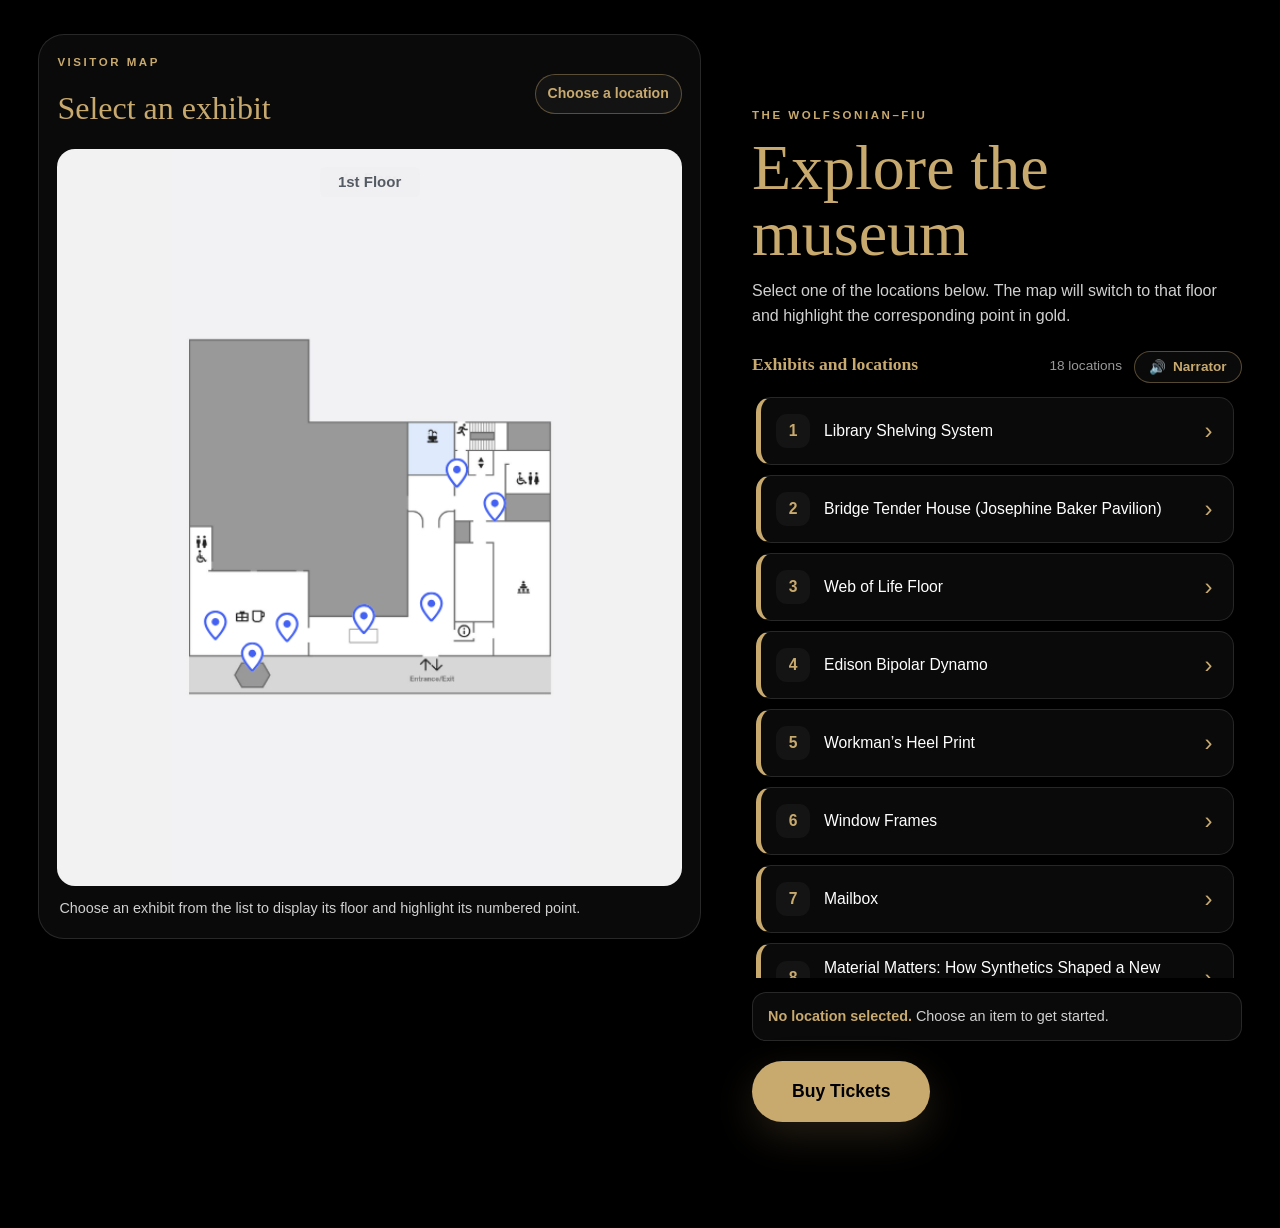
<file: main file/MuseumApp/index.html>
<!DOCTYPE html>
<html lang="en">
<head>
    <meta charset="UTF-8">
    <meta name="viewport" content="width=device-width, initial-scale=1.0">
    <meta http-equiv="Content-Security-Policy"
          content="default-src 'self'; script-src 'self'; style-src 'self' 'unsafe-inline'; img-src 'self' data:; connect-src 'none'; object-src 'none'; base-uri 'none'; form-action 'self'">
    <meta name="referrer" content="no-referrer">
    <title>Wolfsonian Museum Map</title>
    <link rel="stylesheet" href="styles.css">

    <!-- Interactive floor map adapted from github.com/joshwatt2004/UI -->
    <style>
        .page {
            display: grid;
            grid-template-columns: minmax(0, 1.15fr) minmax(320px, 0.85fr);
            align-items: start;
            gap: clamp(24px, 4vw, 56px);
            width: min(1440px, 94%);
            margin: 34px auto;
        }

        .map-panel {
            min-width: 0;
            background: var(--paper);
            border: 1px solid var(--line);
            border-radius: var(--radius-lg);
            padding: 18px;
            box-shadow: var(--shadow);
        }

        .map-heading {
            display: flex;
            align-items: center;
            justify-content: space-between;
            gap: 12px;
            margin: 0 0 14px;
        }

        .map-heading h2 {
            margin: 0;
            font-size: clamp(1.4rem, 2.5vw, 2rem);
            font-weight: normal;
        }

        .floor-pill {
            flex: none;
            border-radius: 999px;
            background: var(--sky);
            color: var(--gold);
            border: 1px solid var(--blue-light);
            padding: 7px 12px;
            font-size: 0.88rem;
            font-weight: 700;
        }

        /* The floor plan images are light, so the stage keeps their light grey backing */
        .map-stage {
            position: relative;
            width: 100%;
            overflow: hidden;
            border-radius: var(--radius);
            background: #f1f1f3;
            border: 1px solid var(--line);
        }

        .map-image {
            display: block;
            width: 100%;
            height: auto;
        }

        /* Covers the original printed floor title and shows the selected floor. */
        .map-floor-label {
            position: absolute;
            top: 2.3%;
            left: 50%;
            transform: translateX(-50%);
            min-width: 100px;
            padding: 3px 8px;
            border-radius: 5px;
            background: rgba(241, 241, 243, 0.96);
            color: #555b64;
            text-align: center;
            font-size: clamp(10px, 1.3vw, 15px);
            font-weight: 700;
            z-index: 2;
            pointer-events: none;
        }

        /* Gold ping */
        .location-marker {
            position: absolute;
            z-index: 5;
            width: 25px;
            height: 25px;
            padding: 0;
            transform: translate(-50%, -50%);
            border-radius: 50%;
            border: 3px solid var(--gold-deep);
            background: var(--gold);
            animation: pingAnimation 1.5s infinite;
            pointer-events: none;
        }

        @keyframes pingAnimation {
            0% { box-shadow: 0 0 0 5px rgba(200, 169, 110, 0.32), 0 0 0 0 rgba(200, 169, 110, 0.7); }
            70% { box-shadow: 0 0 0 7px rgba(200, 169, 110, 0.18), 0 0 0 18px rgba(200, 169, 110, 0); }
            100% { box-shadow: 0 0 0 5px rgba(200, 169, 110, 0.12), 0 0 0 0 rgba(200, 169, 110, 0); }
        }

        .map-caption {
            color: var(--muted);
            font-size: 0.9rem;
            margin: 12px 2px 0;
            line-height: 1.5;
        }

        .controls {
            min-width: 0;
        }

        .controls h1 {
            margin: 5px 0 12px;
            font-family: var(--font-serif);
            color: var(--navy);
            font-size: clamp(2.6rem, 5vw, 4.4rem);
            font-weight: normal;
            line-height: 1.03;
        }

        .intro {
            color: var(--muted);
            margin: 0 0 22px;
            line-height: 1.55;
        }

        .selection-heading {
            display: flex;
            justify-content: space-between;
            align-items: baseline;
            gap: 10px;
            margin: 0 0 10px;
        }

        .selection-heading h2 {
            margin: 0;
            font-size: 1.1rem;
        }

        .selection-count {
            color: var(--dim);
            font-size: .85rem;
        }

        .selection-meta {
            display: flex;
            align-items: center;
            gap: 12px;
        }

        .narrator-button {
            display: inline-flex;
            align-items: center;
            gap: 7px;
            padding: 7px 14px;
            border-radius: 999px;
            border: 1px solid var(--blue-light);
            background: var(--sky);
            color: var(--gold);
            font-family: inherit;
            font-size: .85rem;
            font-weight: 700;
            cursor: pointer;
            transition: background-color .2s ease, color .2s ease;
        }

        .narrator-button:hover,
        .narrator-button[aria-pressed="true"] {
            background: var(--gold);
            color: #000;
        }

        .narrator-button:disabled {
            opacity: .5;
            cursor: not-allowed;
        }

        /* Option currently being read aloud by the narrator */
        .location-button.is-narrating {
            border-color: var(--gold);
            box-shadow: 0 0 0 2px var(--gold);
            background: rgba(200, 169, 110, 0.12);
        }

        .location-list {
            display: flex;
            flex-direction: column;
            gap: 10px;
            max-height: min(65vh, 590px);
            overflow-y: auto;
            padding: 4px 8px 4px 4px;
            scrollbar-color: var(--gold-deep) var(--paper);
            scrollbar-width: thin;
        }

        .location-button {
            display: grid;
            grid-template-columns: 36px minmax(0, 1fr) 18px;
            align-items: center;
            gap: 12px;
            width: 100%;
            min-height: 68px;
            padding: 13px 15px;
            text-align: left;
            background: var(--paper);
            color: var(--ink);
            border: 1px solid var(--line);
            border-left: 5px solid var(--gold);
            border-radius: 15px;
            font-family: inherit;
            font-size: 0.98rem;
            line-height: 1.35;
            cursor: pointer;
            transition: background-color .2s ease, transform .2s ease, border-color .2s ease;
        }

        .location-button:hover {
            background: var(--sky);
            transform: translateY(-2px);
        }

        .location-button[aria-pressed="true"] {
            background: rgba(200, 169, 110, 0.08);
            border-color: var(--blue-light);
            border-left-color: var(--gold);
        }

        .location-number {
            display: grid;
            place-items: center;
            width: 34px;
            height: 34px;
            border-radius: 11px;
            background: var(--sky);
            color: var(--gold);
            font-weight: 700;
        }

        .location-button[aria-pressed="true"] .location-number {
            background: var(--gold);
            color: #000;
        }

        .chevron {
            color: var(--gold);
            font-size: 1.5rem;
            line-height: 1;
            text-align: center;
        }

        .selection-status {
            margin: 14px 0 0;
            padding: 13px 15px;
            border: 1px solid var(--line);
            border-radius: 14px;
            background: var(--sky);
            color: var(--muted);
            font-size: .9rem;
            line-height: 1.5;
        }

        .selection-status strong { color: var(--gold); }

        .checkout-link {
            margin-top: 20px;
            padding: 16px 40px;
            font-size: 1.1rem;
        }

        @media (max-width: 850px) {
            .page {
                grid-template-columns: 1fr;
                width: min(650px, 94%);
                gap: 28px;
                margin: 20px auto 34px;
            }

            .controls { grid-row: 1; }
            .controls h1 { font-size: clamp(2.6rem, 10vw, 3.7rem); }
            .location-list { max-height: 360px; }
            .map-panel { grid-row: 2; }
            .map-floor-label { font-size: 12px; }
        }

        @media (prefers-reduced-motion: reduce) {
            .location-marker { animation: none; }
            .location-button { transition: none; }
        }
    </style>
</head>

<body>
    <main class="page">
        <section class="map-panel" aria-label="Museum floor map">
            <div class="map-heading">
                <div>
                    <p class="eyebrow">Visitor map</p>
                    <h2 id="mapTitle">Select an exhibit</h2>
                </div>
                <span class="floor-pill" id="floorPill">Choose a location</span>
            </div>

            <div class="map-stage" id="mapStage">
                <img id="mapImage" class="map-image" src="maps/floor-1.png"
                     alt="Wolfsonian museum first floor map">
                <div id="mapFloorLabel" class="map-floor-label">1st Floor</div>
                <div id="locationMarker" class="location-marker"
                     role="img" aria-label="Selected exhibit location"
                     hidden></div>
            </div>

            <p class="map-caption" id="mapCaption">
                Choose an exhibit from the list to display its floor and highlight its numbered point.
            </p>
        </section>

        <section class="controls" aria-label="Exhibit selection">
            <p class="eyebrow">The Wolfsonian–FIU</p>
            <h1>Explore the<br>museum</h1>
            <p class="intro">
                Select one of the locations below. The map will switch to that floor
                and highlight the corresponding point in gold.
            </p>

            <div class="selection-heading">
                <h2>Exhibits and locations</h2>
                <div class="selection-meta">
                    <span class="selection-count" id="selectionCount"></span>
                    <button type="button" class="narrator-button" id="narratorButton"
                            aria-pressed="false" aria-label="Read the options aloud">
                        <span aria-hidden="true">🔊</span>
                        <span id="narratorLabel">Narrator</span>
                    </button>
                </div>
            </div>

            <div class="location-list" id="locationList" aria-label="Scrollable list of locations">
                <!-- Buttons are created from the location list in JavaScript. -->
            </div>

            <p class="selection-status" id="selectionStatus" aria-live="polite">
                <strong>No location selected.</strong> Choose an item to get started.
            </p>

            <a href="checkout.html" class="btn btn-sun checkout-link">Buy Tickets</a>
        </section>
    </main>

    <script src="map.js"></script>
</body>
</html>
</file>
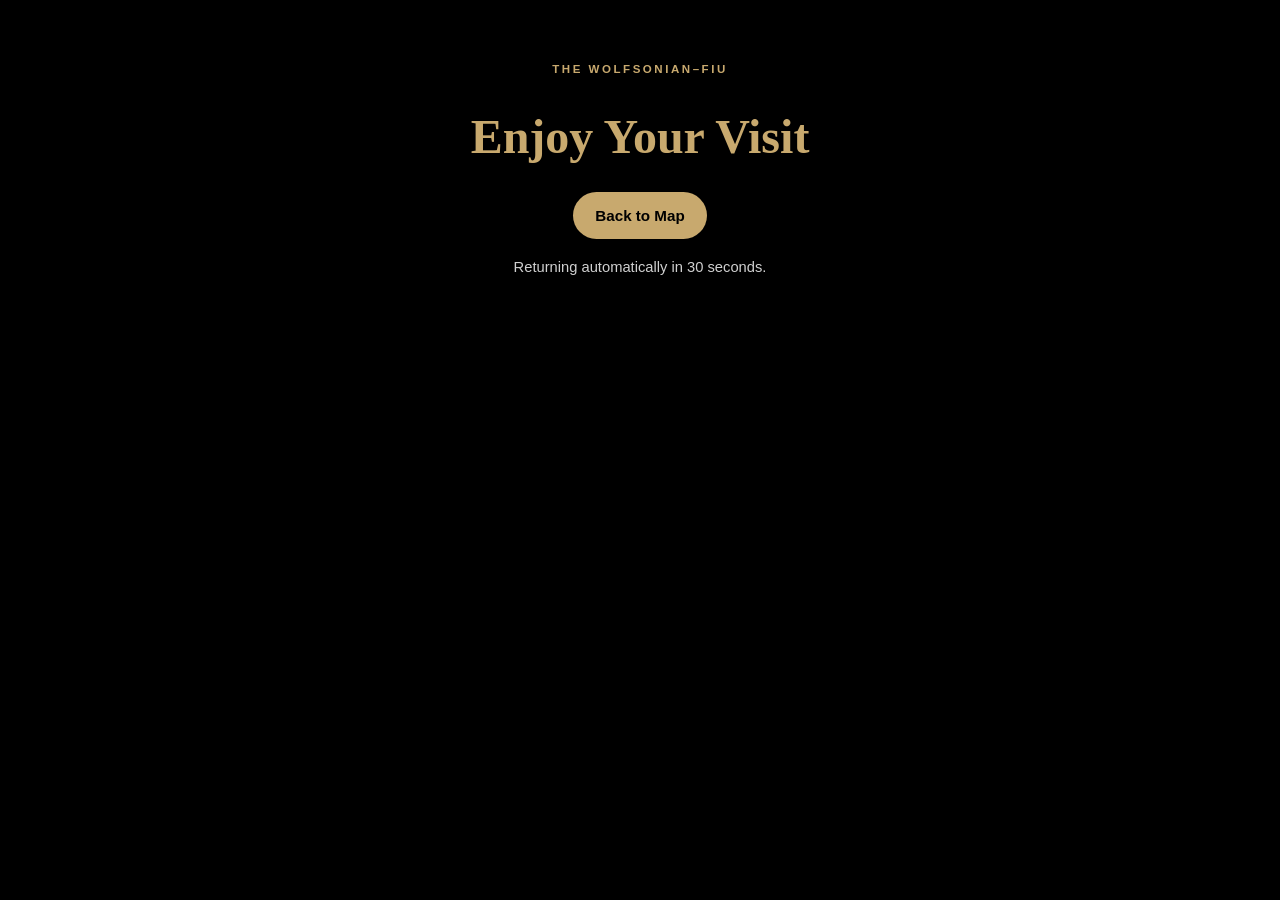
<file: main file/MuseumApp/recomendation.html>
<!DOCTYPE html>
<html lang="en">
<head>
  <meta charset="UTF-8" />
  <meta name="viewport" content="width=device-width, initial-scale=1.0" />
  <meta http-equiv="Content-Security-Policy"
        content="default-src 'self'; script-src 'self'; style-src 'self' 'unsafe-inline'; img-src 'self' data:; connect-src 'none'; object-src 'none'; base-uri 'none'; form-action 'self'" />
  <meta name="referrer" content="no-referrer" />
  <title>Wolfsonian Area Recomendation</title>
  <meta name="description" content="What Wolfsonian Area Would Be Best For You." />
  <link rel="icon" href="favicon.svg" type="image/svg+xml" />
  <link rel="canonical" href="https://Wolfsonianrecomend.com/" />
  <meta property="og:type" content="website" />
  <meta property="og:site_name" content="Wolfsonian Area Recomendation" />
  <meta property="og:title" content="Wolfsonian Area Recomendation" />
  <meta property="og:description" content="What Wolfsonian Area Would Be Best For You." />
  <meta property="og:url" content="https://Wolfsonianrecomend.com/" />
  <meta property="og:image" content="https://Wolfsonianrecomend.com/og-image.png" />
  <meta http-equiv="refresh" content="30; url=index.html" />
  <link rel="stylesheet" href="styles.css" />
</head>
<body>

  <main class="page-hero">
    <p class="eyebrow">THE WOLFSONIAN–FIU</p>
    <h1>Enjoy Your Visit</h1>
    <div id="result" class="recommendation-result"></div>
    <p><a href="index.html" class="btn">Back to Map</a></p>
    <p class="return-note">Returning automatically in 30 seconds.</p>
  </main>

  <script src="questionnaire.js"></script>
  <script src="recommendation.js"></script>

</body>


</html>
</file>
<file: main file/MuseumApp/styles.css>
:root {
  /* Palette matched to labs.wolfsonian.org/medals-3d — black, white, warm gold */
  --bg: #000000;
  --fg: #ffffff;
  --dim: #999999;
  --navy: #c8a96e;        /* headings + primary accents (gold) */
  --navy-deep: #000000;
  --blue: #c8a96e;        /* links, labels */
  --blue-light: rgba(200, 169, 110, 0.4);
  --gold: #c8a96e;
  --gold-deep: #b39255;
  --sky: rgba(255, 255, 255, 0.04);  /* subtle surface wash */
  --cream: #050505;
  --paper: #0a0a0a;       /* card surface */
  --ink: #ffffff;
  --muted: #d0d0d0;
  --line: rgba(255, 255, 255, 0.12);
  --radius: 18px;
  --radius-lg: 26px;
  --shadow: 0 12px 34px rgba(0, 0, 0, 0.6);
  --shadow-gold: 0 14px 40px rgba(200, 169, 110, 0.18);
  --shadow-blue: 0 14px 40px rgba(200, 169, 110, 0.12);
  --font-serif: "Iowan Old Style", "Palatino Linotype", Palatino, Georgia, serif;
  --font-sans: -apple-system, BlinkMacSystemFont, "Segoe UI", Roboto, Helvetica, Arial, sans-serif;
}

* { box-sizing: border-box; }

html { scroll-behavior: smooth; }

body {
  margin: 0;
  font-family: var(--font-sans);
  color: var(--ink);
  background: var(--bg);
  line-height: 1.65;
  -webkit-font-smoothing: antialiased;
}

a { color: var(--blue); text-decoration: none; }
a:hover { text-decoration: underline; }

.container {
  width: 100%;
  max-width: 1080px;
  margin: 0 auto;
  padding: 0 24px;
}

/* ---------- Header / nav ---------- */
.site-header {
  position: sticky;
  top: 0;
  z-index: 20;
  background: rgba(0, 0, 0, 0.92);
  backdrop-filter: saturate(160%) blur(8px);
  border-bottom: 1px solid var(--line);
}
.nav {
  display: flex;
  align-items: center;
  justify-content: space-between;
  height: 72px;
}
.brand {
  display: flex;
  align-items: center;
  gap: 12px;
}
.brand .mark { width: 38px; height: 38px; flex: none; }
.brand .wordmark { font-family: var(--font-serif); font-size: 1.35rem; letter-spacing: 0.14em; color: var(--navy); font-weight: 700; }
.brand .wordmark span { display: block; font-family: var(--font-sans); font-size: 0.6rem; letter-spacing: 0.28em; color: var(--muted); font-weight: 600; margin-top: 2px; }
.nav-links { display: flex; align-items: center; gap: 28px; }
.nav-links a { color: var(--ink); font-weight: 500; font-size: 0.95rem; }
.nav-links a:hover { color: var(--blue); text-decoration: none; }
.btn {
  display: inline-block;
  background: var(--navy);
  color: #000 !important;
  padding: 11px 22px;
  border-radius: 999px;
  font-weight: 600;
  font-size: 0.95rem;
  transition: background 0.2s ease, transform 0.2s ease;
}
.btn:hover { background: #d9bf8a; text-decoration: none; transform: translateY(-1px); }
.btn-ghost {
  background: transparent;
  color: var(--navy) !important;
  border: 1.5px solid var(--navy);
}
.btn-ghost:hover { background: var(--navy); color: #000 !important; }
.btn-sun { background: var(--gold); color: var(--navy-deep) !important; box-shadow: var(--shadow-gold); }
.btn-sun:hover { background: var(--gold-deep); color: var(--navy-deep) !important; }

/* ---------- Hero ---------- */
.hero {
  background:
    radial-gradient(900px 420px at 15% -80px, rgba(200,169,110,0.10), transparent 70%),
    radial-gradient(1000px 480px at 85% -60px, rgba(255,255,255,0.04), transparent 70%),
    var(--cream);
  border-bottom: 1px solid var(--line);
  padding: 84px 0 92px;
  text-align: center;
}
.hero .sun { width: 64px; height: 64px; margin: 0 auto 26px; display: block; }
.hero h1 {
  font-family: var(--font-serif);
  color: var(--navy);
  font-size: clamp(2.2rem, 5vw, 3.4rem);
  line-height: 1.1;
  margin: 0 0 18px;
}
.hero .tagline { font-style: italic; color: var(--blue); font-size: 1.25rem; margin: 0 0 14px; }
.hero p.lead { max-width: 620px; margin: 0 auto 32px; color: var(--muted); font-size: 1.1rem; }
.hero .cta { display: flex; gap: 14px; justify-content: center; flex-wrap: wrap; }

/* ---------- Sections ---------- */
section { padding: 72px 0; }
.section-label { text-transform: uppercase; letter-spacing: 0.22em; font-size: 0.72rem; color: var(--blue); font-weight: 700; margin: 0 0 10px; }
h2 { font-family: var(--font-serif); color: var(--navy); font-size: clamp(1.7rem, 3.5vw, 2.3rem); margin: 0 0 18px; }
.section-intro { max-width: 640px; color: var(--muted); font-size: 1.08rem; }

.grid { display: grid; gap: 24px; margin-top: 40px; }
.grid-3 { grid-template-columns: repeat(3, 1fr); }

.card {
  background: var(--paper);
  border: 1px solid var(--line);
  border-radius: var(--radius-lg);
  padding: 32px 28px;
  box-shadow: var(--shadow);
  transition: transform 0.22s ease, box-shadow 0.22s ease;
}
.card:hover { transform: translateY(-5px); box-shadow: var(--shadow-blue); }
.card .icon {
  width: 50px; height: 50px;
  border-radius: 16px;
  background: rgba(200,169,110,0.08);
  display: flex; align-items: center; justify-content: center;
  margin-bottom: 18px;
}
/* playful per-card icon tints — blue & sunny gold */
.card:nth-child(1) .icon { background: rgba(200,169,110,0.08); }
.card:nth-child(2) .icon { background: rgba(200,169,110,0.14); }
.card:nth-child(2) .icon svg { stroke: var(--gold-deep); }
.card:nth-child(3) .icon { background: rgba(200,169,110,0.08); }
.card h3 { font-family: var(--font-serif); color: var(--navy); font-size: 1.25rem; margin: 0 0 10px; }
.card p { color: var(--muted); margin: 0; font-size: 0.98rem; }

/* ---------- Alt section ---------- */
.alt {
  background: linear-gradient(180deg, #050505, #000);
  border-top: 1px solid var(--line);
  border-bottom: 1px solid var(--line);
}

/* ---------- About ---------- */
.about-grid { display: grid; grid-template-columns: 0.9fr 1.4fr; gap: 48px; align-items: start; }
.portrait {
  position: relative;
  border-radius: var(--radius-lg);
  aspect-ratio: 4 / 5;
  overflow: hidden;
  background: linear-gradient(160deg, var(--blue), var(--navy));
  box-shadow: var(--shadow-blue);
  border: 1px solid var(--line);
  outline: 1px solid var(--line);
}
.portrait img {
  position: absolute; inset: 0;
  width: 100%; height: 100%;
  object-fit: cover;
  object-position: center 25%;
}
.portrait .caption {
  position: absolute; left: 0; right: 0; bottom: 0;
  padding: 30px 24px 22px;
  color: #fff;
  background: linear-gradient(to top, rgba(0,0,0,0.85), transparent);
}
.portrait .name { font-family: var(--font-serif); font-size: 1.5rem; }
.portrait .role { font-size: 0.9rem; opacity: 0.92; letter-spacing: 0.04em; }
/* little sun accent on the portrait */
.portrait::after {
  content: "";
  position: absolute; top: 16px; right: 16px;
  width: 26px; height: 26px;
  background: radial-gradient(circle, var(--gold) 30%, transparent 32%),
    conic-gradient(from 0deg, transparent 0 12deg, var(--gold) 12deg 18deg, transparent 18deg 30deg);
  border-radius: 50%;
  opacity: 0.9;
}
.prose p { color: var(--ink); margin: 0 0 18px; }
.prose h3 { font-family: var(--font-serif); color: var(--navy); margin: 28px 0 10px; }
.cred-list { list-style: none; padding: 0; margin: 0; display: grid; gap: 10px; }
.cred-list li { padding-left: 26px; position: relative; color: var(--muted); }
.cred-list li::before { content: "✦"; position: absolute; left: 0; color: var(--blue); }

/* ---------- CTA band ---------- */
.cta-band { background: #050505; border-top: 1px solid var(--line); border-bottom: 1px solid var(--line); color: #fff; text-align: center; }
.cta-band h2 { color: var(--gold); }
.cta-band p { color: rgba(255,255,255,0.8); max-width: 560px; margin: 0 auto 28px; }
.cta-band .btn { background: var(--gold); color: #000 !important; }
.cta-band .btn:hover { background: #d9bf8a; }

/* ---------- Contact form ---------- */
.contact-form {
  max-width: 560px;
  margin: 36px auto 0;
  text-align: left;
}
.contact-form .row { display: grid; grid-template-columns: 1fr 1fr; gap: 16px; }
.field { margin-bottom: 16px; }
.field label { display: block; font-size: 0.85rem; font-weight: 600; color: #fff; margin-bottom: 6px; letter-spacing: 0.02em; }
.field input,
.field textarea {
  width: 100%;
  padding: 12px 14px;
  border-radius: 10px;
  border: 1px solid rgba(255,255,255,0.25);
  background: rgba(255,255,255,0.08);
  color: #fff;
  font-family: inherit;
  font-size: 0.97rem;
}
.field input::placeholder,
.field textarea::placeholder { color: rgba(255,255,255,0.55); }
.field input:focus,
.field textarea:focus { outline: none; border-color: #fff; background: rgba(255,255,255,0.14); }
.field textarea { resize: vertical; min-height: 120px; }
.contact-form .btn { width: 100%; border: none; cursor: pointer; font-size: 1rem; margin-top: 6px; }
.form-note { font-size: 0.82rem; color: rgba(255,255,255,0.6); text-align: center; margin: 14px 0 0; }

/* ---------- Footer ---------- */
.site-footer { background: var(--bg); border-top: 1px solid var(--line); color: rgba(255,255,255,0.75); padding: 48px 0 36px; font-size: 0.92rem; }
.footer-top { display: flex; justify-content: space-between; gap: 32px; flex-wrap: wrap; padding-bottom: 28px; border-bottom: 1px solid rgba(255,255,255,0.12); }
.site-footer a { color: rgba(255,255,255,0.85); }
.site-footer .brand .wordmark { color: #fff; }
.site-footer .brand .wordmark span { color: rgba(255,255,255,0.6); }
.footer-col h4 { color: #fff; font-size: 0.95rem; margin: 0 0 12px; }
.footer-col a { display: block; margin-bottom: 8px; }
.footer-bottom { padding-top: 22px; opacity: 0.7; font-size: 0.85rem; }

/* ---------- Header scroll state + active link ---------- */
.site-header { transition: box-shadow 0.25s ease, background 0.25s ease; }
.site-header.scrolled { box-shadow: 0 6px 22px rgba(0,0,0,0.6); background: rgba(10,10,10,0.97); }
.nav-links a.active { color: var(--blue); }
.nav-links a.active::after {
  content: ""; display: block; height: 2px; border-radius: 2px;
  background: var(--gold); margin-top: 4px;
}

/* ---------- Hamburger toggle ---------- */
.nav-toggle {
  display: none;
  width: 44px; height: 44px;
  border: none; background: transparent; cursor: pointer;
  padding: 10px; border-radius: 10px;
}
.nav-toggle span {
  display: block; height: 2.5px; width: 100%;
  background: var(--fg); border-radius: 2px;
  transition: transform 0.25s ease, opacity 0.2s ease;
}
.nav-toggle span + span { margin-top: 5px; }
.nav-toggle.is-open span:nth-child(1) { transform: translateY(7.5px) rotate(45deg); }
.nav-toggle.is-open span:nth-child(2) { opacity: 0; }
.nav-toggle.is-open span:nth-child(3) { transform: translateY(-7.5px) rotate(-45deg); }

/* ---------- Scroll reveal ---------- */
.reveal { opacity: 0; transform: translateY(24px); transition: opacity 0.6s ease, transform 0.6s ease; }
.reveal.in { opacity: 1; transform: none; }
.reveal.d1 { transition-delay: 0.08s; }
.reveal.d2 { transition-delay: 0.16s; }
.reveal.d3 { transition-delay: 0.24s; }
@media (prefers-reduced-motion: reduce) {
  .reveal { opacity: 1; transform: none; transition: none; }
}

/* ---------- Stats strip ---------- */
.stats { background: #050505; border-top: 1px solid var(--line); border-bottom: 1px solid var(--line); color: #fff; }
.stats .grid { grid-template-columns: repeat(3, 1fr); gap: 24px; margin: 0; text-align: center; }
.stat .num { font-family: var(--font-serif); font-size: clamp(2rem, 5vw, 2.8rem); color: var(--gold); line-height: 1; }
.stat .label { color: rgba(255,255,255,0.82); margin-top: 8px; font-size: 0.98rem; }

/* ---------- Process / how it works ---------- */
.steps { display: grid; grid-template-columns: repeat(3, 1fr); gap: 24px; margin-top: 40px; counter-reset: step; }
.step {
  position: relative; background: var(--paper); border: 1px solid var(--line);
  border-radius: var(--radius-lg); padding: 34px 26px 28px; box-shadow: var(--shadow);
}
.step .step-num {
  position: absolute; top: -18px; left: 26px;
  width: 40px; height: 40px; border-radius: 50%;
  background: var(--gold); color: var(--navy-deep);
  display: flex; align-items: center; justify-content: center;
  font-family: var(--font-serif); font-weight: 700; font-size: 1.15rem;
  box-shadow: var(--shadow-gold);
}
.step h3 { font-family: var(--font-serif); color: var(--navy); font-size: 1.2rem; margin: 8px 0 8px; }
.step p { color: var(--muted); margin: 0; font-size: 0.97rem; }

/* ---------- Meet Ibis band ---------- */
.meet { background: linear-gradient(180deg, #050505, #000); border-top: 1px solid var(--line); border-bottom: 1px solid var(--line); }
.meet-grid { display: grid; grid-template-columns: 320px 1fr; gap: 48px; align-items: center; }
.meet .photo {
  position: relative; border-radius: var(--radius-lg); overflow: hidden;
  aspect-ratio: 4/5; border: 1px solid var(--line);
  box-shadow: var(--shadow-blue); outline: 1px solid var(--line);
}
.meet .photo img { width: 100%; height: 100%; object-fit: cover; object-position: center 22%; display: block; }
.meet h2 { margin-top: 6px; }
.meet .sig { font-family: var(--font-serif); font-style: italic; color: var(--blue); font-size: 1.2rem; margin-top: 18px; }

/* ---------- Testimonial ---------- */
.quote { text-align: center; }
.quote blockquote {
  font-family: var(--font-serif); font-size: clamp(1.3rem, 3vw, 1.9rem);
  color: var(--navy); line-height: 1.4; max-width: 760px; margin: 0 auto; position: relative;
}
.quote blockquote::before { content: "\201C"; color: var(--gold); font-size: 3.4rem; line-height: 0; vertical-align: -0.4em; margin-right: 6px; }
.quote .cite { color: var(--muted); margin-top: 22px; font-size: 0.98rem; }

/* ---------- Services detail list ---------- */
.service-row { display: grid; grid-template-columns: 64px 1fr; gap: 22px; padding: 30px 0; border-bottom: 1px solid var(--line); }
.service-row:last-child { border-bottom: none; }
.service-row .s-icon {
  width: 64px; height: 64px; border-radius: 18px;
  background: rgba(200,169,110,0.08); display: flex; align-items: center; justify-content: center;
}
.service-row:nth-child(even) .s-icon { background: rgba(200,169,110,0.14); }
.service-row:nth-child(even) .s-icon svg { stroke: var(--gold-deep); }
.service-row h3 { font-family: var(--font-serif); color: var(--navy); font-size: 1.35rem; margin: 4px 0 8px; }
.service-row p { color: var(--muted); margin: 0; }

/* ---------- FAQ accordion ---------- */
.faq { max-width: 760px; margin: 40px auto 0; }
.faq-item { border: 1px solid var(--line); border-radius: var(--radius); margin-bottom: 14px; background: var(--paper); overflow: hidden; box-shadow: var(--shadow); }
.faq-q {
  width: 100%; text-align: left; background: none; border: none; cursor: pointer;
  padding: 20px 22px; font-size: 1.05rem; font-weight: 600; color: var(--navy);
  display: flex; justify-content: space-between; align-items: center; gap: 16px; font-family: inherit;
}
.faq-q .plus { flex: none; width: 24px; height: 24px; position: relative; transition: transform 0.3s ease; }
.faq-q .plus::before, .faq-q .plus::after { content: ""; position: absolute; background: var(--gold-deep); border-radius: 2px; }
.faq-q .plus::before { top: 11px; left: 3px; right: 3px; height: 2.5px; }
.faq-q .plus::after { left: 11px; top: 3px; bottom: 3px; width: 2.5px; transition: transform 0.3s ease; }
.faq-item.open .faq-q .plus::after { transform: scaleY(0); }
.faq-a { max-height: 0; overflow: hidden; transition: max-height 0.35s ease; }
.faq-a-inner { padding: 0 22px 20px; color: var(--muted); }
.faq-item.open .faq-a { max-height: 320px; }

/* ---------- Form success ---------- */
.form-success { text-align: center; padding: 20px 0; }
.form-success .check {
  width: 64px; height: 64px; border-radius: 50%; margin: 0 auto 18px;
  background: var(--gold); color: var(--navy-deep);
  display: flex; align-items: center; justify-content: center; font-size: 2rem; font-weight: 700;
}
.form-success h3 { color: #fff; font-family: var(--font-serif); margin: 0 0 8px; }
.form-success p { color: rgba(255,255,255,0.8); margin: 0; }

/* ---------- Booking embed ---------- */
.booking-embed {
  background: var(--paper);
  border: 1px solid var(--line);
  border-radius: var(--radius-lg);
  box-shadow: var(--shadow);
  padding: 10px;
  overflow: hidden;
  max-width: 480px;          /* keeps Google's widget as a tidy centered column */
  margin: 0 auto;
}
.booking-embed iframe { display: block; width: 100%; border: 0; border-radius: 12px; min-height: 760px; }
.book-note { text-align: center; color: var(--muted); margin: 22px auto 0; max-width: 560px; }

/* ---------- Page hero (interior pages) ---------- */
.page-hero { padding: 60px 0 44px; text-align: center; }
.page-hero h1 { margin-bottom: 10px; }
.page-hero .lead { max-width: 640px; margin-left: auto; margin-right: auto; }

/* ---------- Responsive ---------- */
@media (max-width: 860px) {
  .grid-3 { grid-template-columns: 1fr; }
  .about-grid { grid-template-columns: 1fr; }
  .portrait { max-width: 340px; }
  .steps { grid-template-columns: 1fr; gap: 34px; }
  .stats .grid { grid-template-columns: 1fr; gap: 28px; }
  .meet-grid { grid-template-columns: 1fr; gap: 28px; }
  .meet .photo { max-width: 300px; }

  /* mobile nav */
  .nav-toggle { display: block; }
  .nav-links {
    position: absolute; top: 72px; left: 0; right: 0;
    flex-direction: column; align-items: stretch; gap: 0;
    background: rgba(0,0,0,0.97); border-bottom: 1px solid var(--line);
    box-shadow: 0 12px 24px rgba(0,0,0,0.6);
    padding: 8px 16px 18px;
    max-height: 0; overflow: hidden; opacity: 0; pointer-events: none;
    transition: max-height 0.3s ease, opacity 0.25s ease;
  }
  .nav-links.open { max-height: 420px; opacity: 1; pointer-events: auto; }
  .nav-links a { padding: 14px 6px; border-bottom: 1px solid var(--line); }
  .nav-links a.active::after { display: inline-block; width: 22px; }
  .nav-links a.btn { text-align: center; margin-top: 14px; border-bottom: none; }
  .service-row { grid-template-columns: 1fr; gap: 12px; }
}

/* ---------- Shared page headings ---------- */
.eyebrow { text-transform: uppercase; letter-spacing: 0.22em; font-size: 0.72rem; color: var(--blue); font-weight: 700; margin: 0 0 10px; }
.page-hero h1,
.questionnaire h1 { font-family: var(--font-serif); color: var(--navy); font-size: clamp(2rem, 4.5vw, 3rem); line-height: 1.1; }
.return-note { color: var(--muted); font-size: 0.92rem; }

/* ---------- Questionnaire ---------- */
.questionnaire {
  width: calc(100% - 32px);
  max-width: 640px;
  margin: 60px auto;
  padding: 44px 32px;
  text-align: center;
  background: var(--paper);
  border: 1px solid var(--line);
  border-radius: var(--radius-lg);
  box-shadow: var(--shadow);
}
.questionnaire h1 { margin: 0 0 24px; }
.questionnaire h2 { font-size: clamp(1.3rem, 3vw, 1.7rem); }
#buttons { display: flex; gap: 14px; justify-content: center; }
#buttons .btn { border: 1.5px solid var(--navy); cursor: pointer; font-family: inherit; min-width: 110px; }
#buttons .btn-ghost:hover { border-color: var(--navy); }
#result strong { display: inline-block; margin-top: 8px; font-family: var(--font-serif); color: var(--navy); font-size: 1.4rem; padding: 14px 22px; background: var(--sky); border-radius: var(--radius); }

/* ---------- Ticket QR code ---------- */
.ticket-note { color: var(--muted); margin: 0 0 24px; }
.qr-box { display: inline-block; padding: 16px; background: #fff; border: 1px solid var(--line); border-radius: var(--radius); box-shadow: var(--shadow); }
.qr-box img, .qr-box canvas { display: block; }
.ticket-number { font-family: var(--font-serif); color: var(--navy); font-size: 1.1rem; letter-spacing: 0.06em; margin: 18px 0 24px; }
.questionnaire > .btn { border: none; cursor: pointer; font-family: inherit; }

/* ---------- Checkout (dark theme) ---------- */
.checkout-card { background: var(--paper); border: 1px solid var(--line); color: var(--ink); }
.checkout-card label { color: var(--muted); }
.checkout-description { color: var(--muted); }
.checkout-field {
  background: rgba(255,255,255,0.04);
  color: var(--fg);
  border: 1px solid var(--line);
}
.checkout-field::placeholder { color: var(--dim); }
.checkout-field:focus { outline: none; border-color: var(--gold); }
.checkout-field option { background: #0a0a0a; color: var(--fg); }
.price-display strong { color: var(--gold); }
.exhibit-location { margin: 14px 0 0; color: var(--muted); font-size: 1rem; letter-spacing: 0.04em; }
.recommendation-result { margin: 0 0 28px; }
.recommendation-result strong { display: inline-block; font-family: var(--font-serif); color: var(--navy); font-size: 1.4rem; padding: 14px 22px; background: var(--sky); border-radius: var(--radius); }

/* ---------- Checkout: free-admission eligibility ---------- */
.eligibility { border: 1px solid var(--line); border-radius: var(--radius); padding: 16px 18px 6px; margin: 0 0 18px; }
.eligibility[hidden], #card-fields[hidden] { display: none; }
.eligibility legend { padding: 0 8px; color: var(--gold); font-weight: 700; font-size: 0.95rem; }
.checkout-check { display: flex; align-items: flex-start; gap: 10px; margin: 4px 0 14px; line-height: 1.45; cursor: pointer; }
.checkout-check input { margin-top: 3px; width: 18px; height: 18px; accent-color: var(--gold); flex: none; }
.eligibility-note { color: var(--gold); font-size: 0.92rem; line-height: 1.5; margin: 0 0 14px; }
</file>
